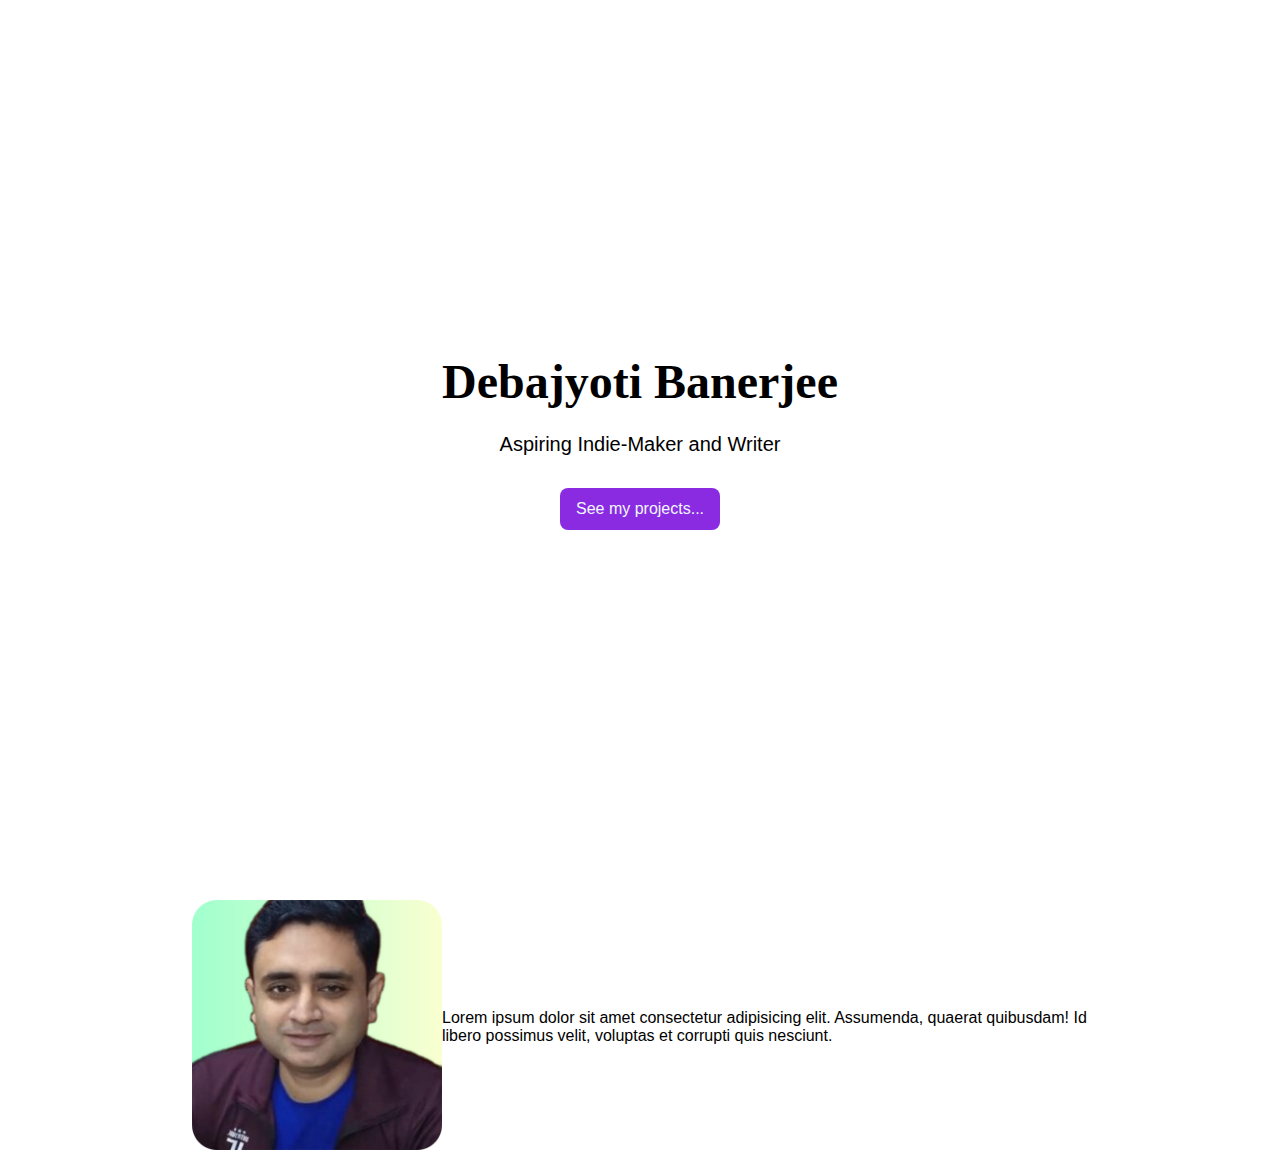
<file: index.html>
<!DOCTYPE html>
<html lang="en">
<head>
  <meta charset="UTF-8">
  <meta name="viewport" content="width=device-width, initial-scale=1.0">
  <meta http-equiv="X-UA-Compatible" content="IE=edge">
  <title>Debajyoti Banerjee | Aspiring Indie Maker</title>
  <!-- <link rel="stylesheet" href="https://cdn.jsdelivr.net/npm/bootstrap@5.3.3/dist/css/bootstrap.min.css"> -->
  <link rel="stylesheet" href="app.css">
</head>
<body>
  <header id="hero">
    <div class="container">
      <h1 class="display-lg-heading">Debajyoti Banerjee</h1>
      <p class="heading-byline">Aspiring Indie-Maker and Writer</p>
      <a href="#" class="btn btn-hero btn-main">See my projects...</a>
    </div>
  </header>
  <section id="about">
    <div class="container-r">
      <div id="about-image">
        <img src="assets/profile-pic.png" alt="Debajyoti Banerjee" width="250px" height="250px">
      </div>
      <div id="about-text">
        <p>Lorem ipsum dolor sit amet consectetur adipisicing elit. Assumenda, quaerat quibusdam! Id libero possimus velit, voluptas et corrupti quis nesciunt.</p>
    </div>
  </section>
  <!-- <script src="https://cdn.jsdelivr.net/npm/bootstrap@5.3.3/dist/js/bootstrap.bundle.min.js"></script> -->
</body>
</html>
</file>
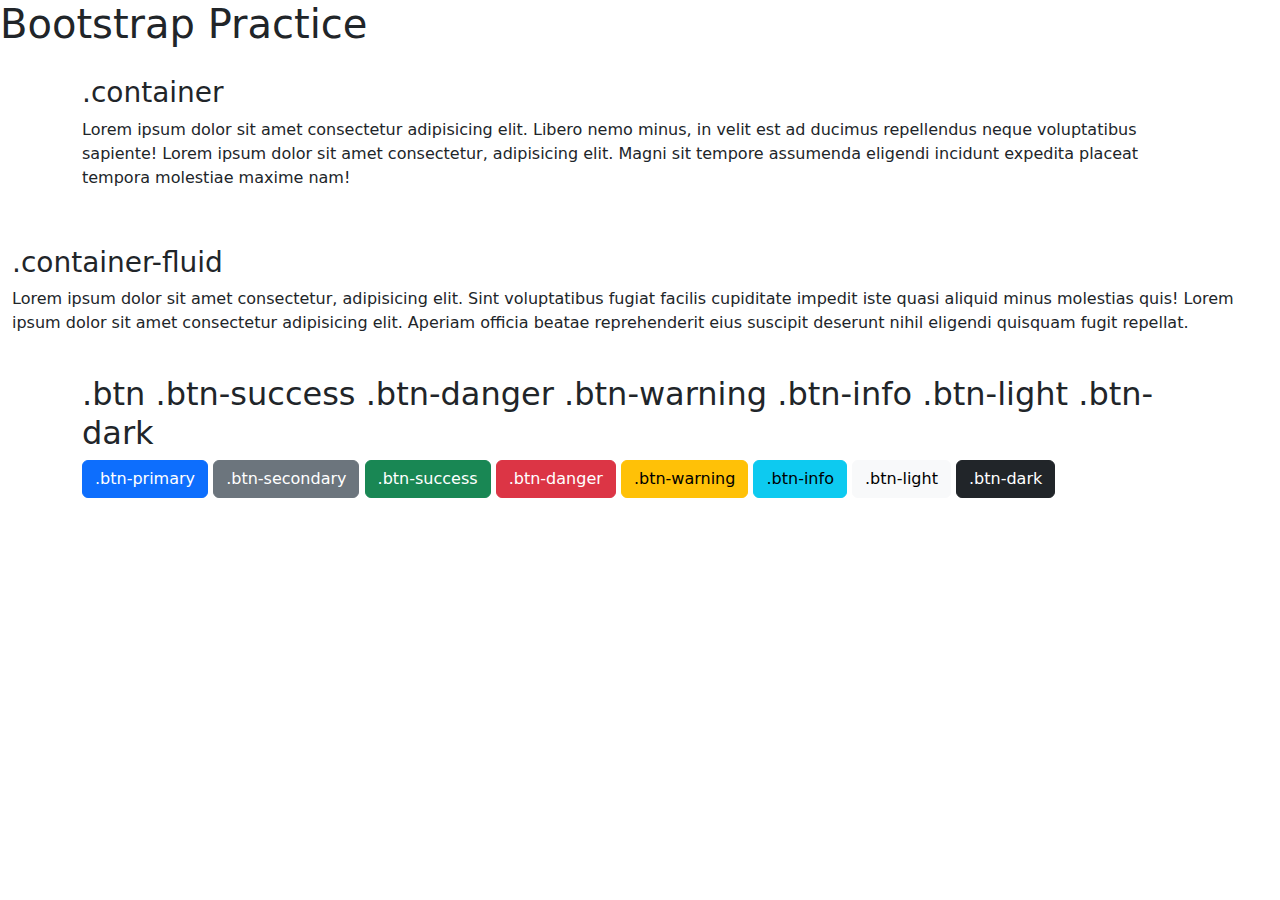
<file: bootstrap_practice/index.html>
<!DOCTYPE html>
<html lang="en">
<head>
    <meta charset="UTF-8">
    <meta name="viewport" content="width=device-width, initial-scale=1.0">
    <title>Bootstrap Practice</title>
    <link href="https://cdn.jsdelivr.net/npm/bootstrap@5.3.3/dist/css/bootstrap.min.css" rel="stylesheet" integrity="sha384-QWTKZyjpPEjISv5WaRU9OFeRpok6YctnYmDr5pNlyT2bRjXh0JMhjY6hW+ALEwIH" crossorigin="anonymous">
    <link rel="stylesheet" href="style.css">
</head>
<body>
    <h1>Bootstrap Practice</h1>
    <div class="container">
        <h3>.container</h3>       
        <p>Lorem ipsum dolor sit amet consectetur adipisicing elit. Libero nemo minus, in velit est ad ducimus repellendus neque voluptatibus sapiente! Lorem ipsum dolor sit amet consectetur, adipisicing elit. Magni sit tempore assumenda eligendi incidunt expedita placeat tempora molestiae maxime nam!</p>
    </div> 
    <div class="container-fluid">
        <h3>.container-fluid</h3>
        Lorem ipsum dolor sit amet consectetur, adipisicing elit. Sint voluptatibus fugiat facilis cupiditate impedit iste quasi aliquid minus molestias quis! Lorem ipsum dolor sit amet consectetur adipisicing elit. Aperiam officia beatae reprehenderit eius suscipit deserunt nihil eligendi quisquam fugit repellat.
    </div>
    <div class="container">
        <h2>.btn   .btn-success .btn-danger .btn-warning .btn-info .btn-light .btn-dark</h2>
        <button class="btn btn-primary">.btn-primary</button>
        <button class="btn btn-secondary">.btn-secondary</button>
        <button class="btn btn-success">.btn-success</button>
        <button class="btn btn-danger">.btn-danger</button>
        <button class="btn btn-warning">.btn-warning</button>
        <button class="btn btn-info">.btn-info</button>
        <button class="btn btn-light">.btn-light</button>
        <button class="btn btn-dark">.btn-dark</button>
    </div>
    
    <script src="https://cdn.jsdelivr.net/npm/bootstrap@5.3.3/dist/js/bootstrap.bundle.min.js" integrity="sha384-YvpcrYf0tY3lHB60NNkmXc5s9fDVZLESaAA55NDzOxhy9GkcIdslK1eN7N6jIeHz" crossorigin="anonymous"></script>
</body>
</html>
</file>
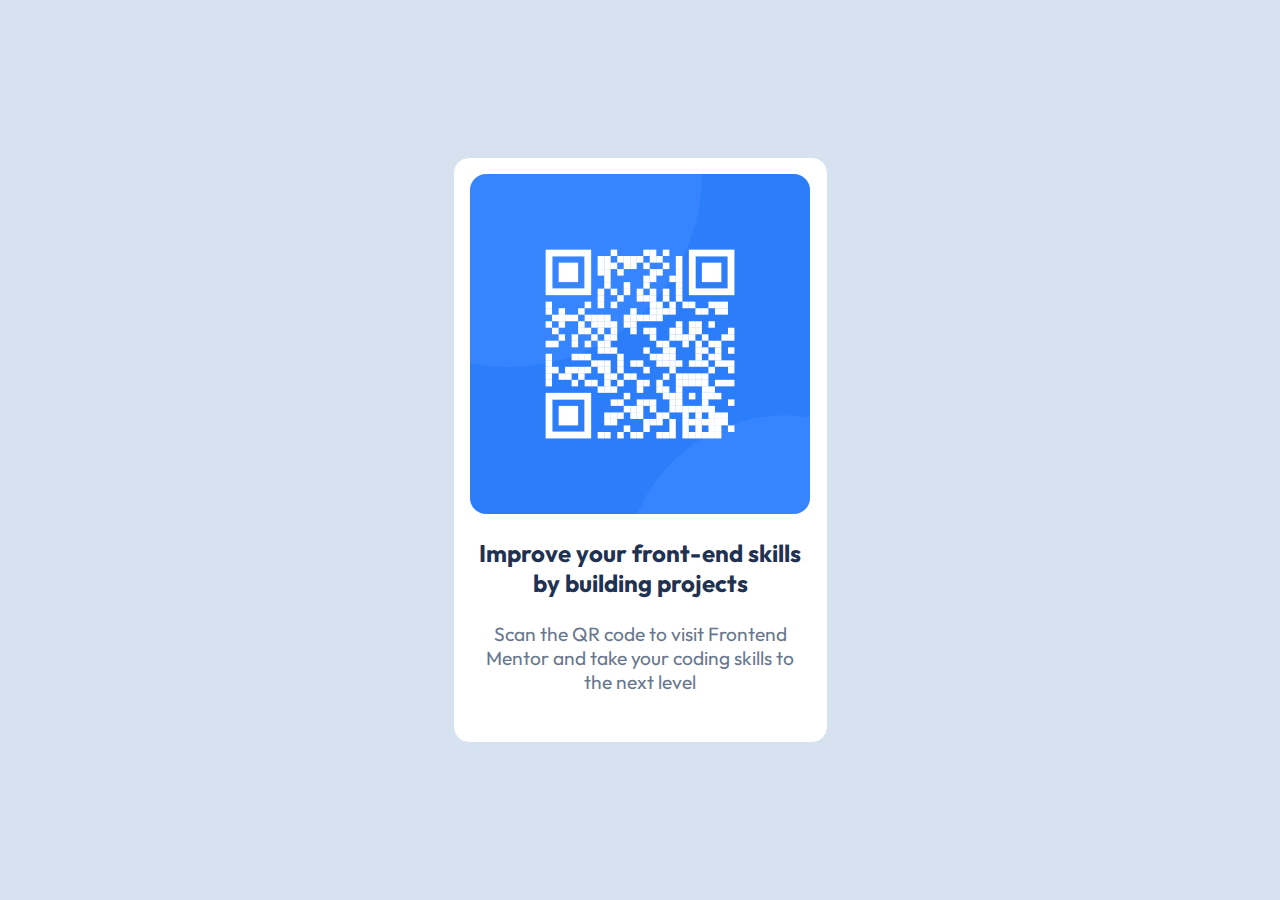
<file: qr-code-component-main/index.html>
<!DOCTYPE html>
<html lang="en">
<head>
  <meta charset="UTF-8">
  <meta name="viewport" content="width=device-width, initial-scale=1.0"> <!-- displays site properly based on user's device -->

  <link rel="icon" type="image/png" sizes="32x32" href="./images/favicon-32x32.png">
  
  <title>Frontend Mentor | QR code component</title>
  <link rel="stylesheet" href="style.css">
 
</head>
<body>
  <div id="card">
    <img id="qr-code-image" src="images/image-qr-code.png" alt="QR Code image" srcset="">
    <h3>Improve your front-end skills by building projects</h3>

    <p>Scan the QR code to visit Frontend Mentor and take your coding skills to the next level</p>
  </div>  
  
  <!-- <div class="attribution">
    Challenge by <a href="https://www.frontendmentor.io?ref=challenge" target="_blank">Frontend Mentor</a>. 
    Coded by <a href="#">Your Name Here</a>. -->
  </div>
</body>
</html>
</file>
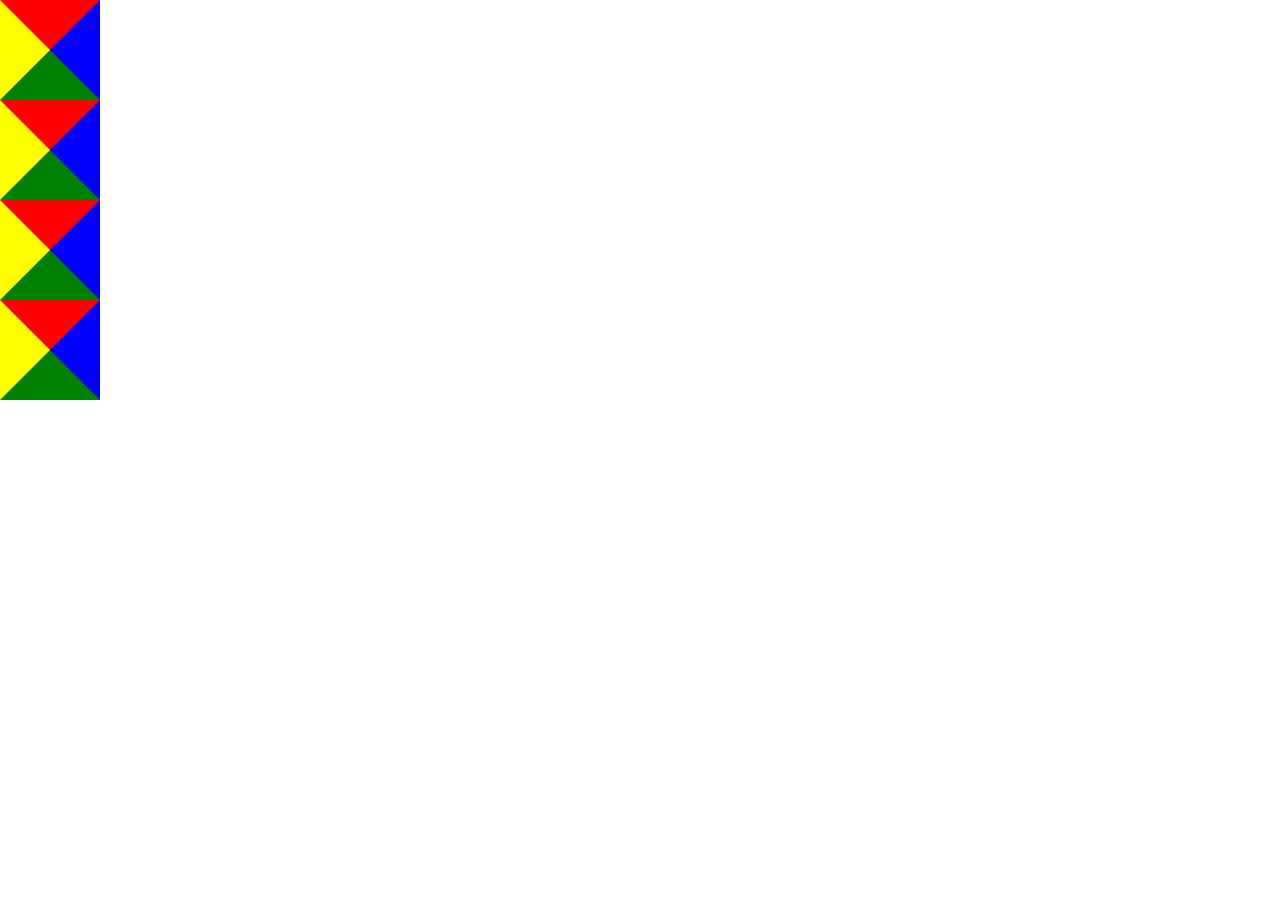
<file: CSS_projects/css_diamond_shape/index.html>
<!DOCTYPE html>
<html lang="en">
  <head>
    <meta charset="UTF-8" />
    <meta name="viewport" content="width=device-width, initial-scale=1.0" />
    <title>CSS Diamond Shape</title>
    <link rel="stylesheet" href="style.css" />
  </head>
  <body>
    <div id="diamond">
      <div id="top-left"></div>
      <div id="top-right"></div>
      <div id="bottom-left"></div>
      <div id="bottom-right"></div>
    </div>
  </body>
</html>
</file>
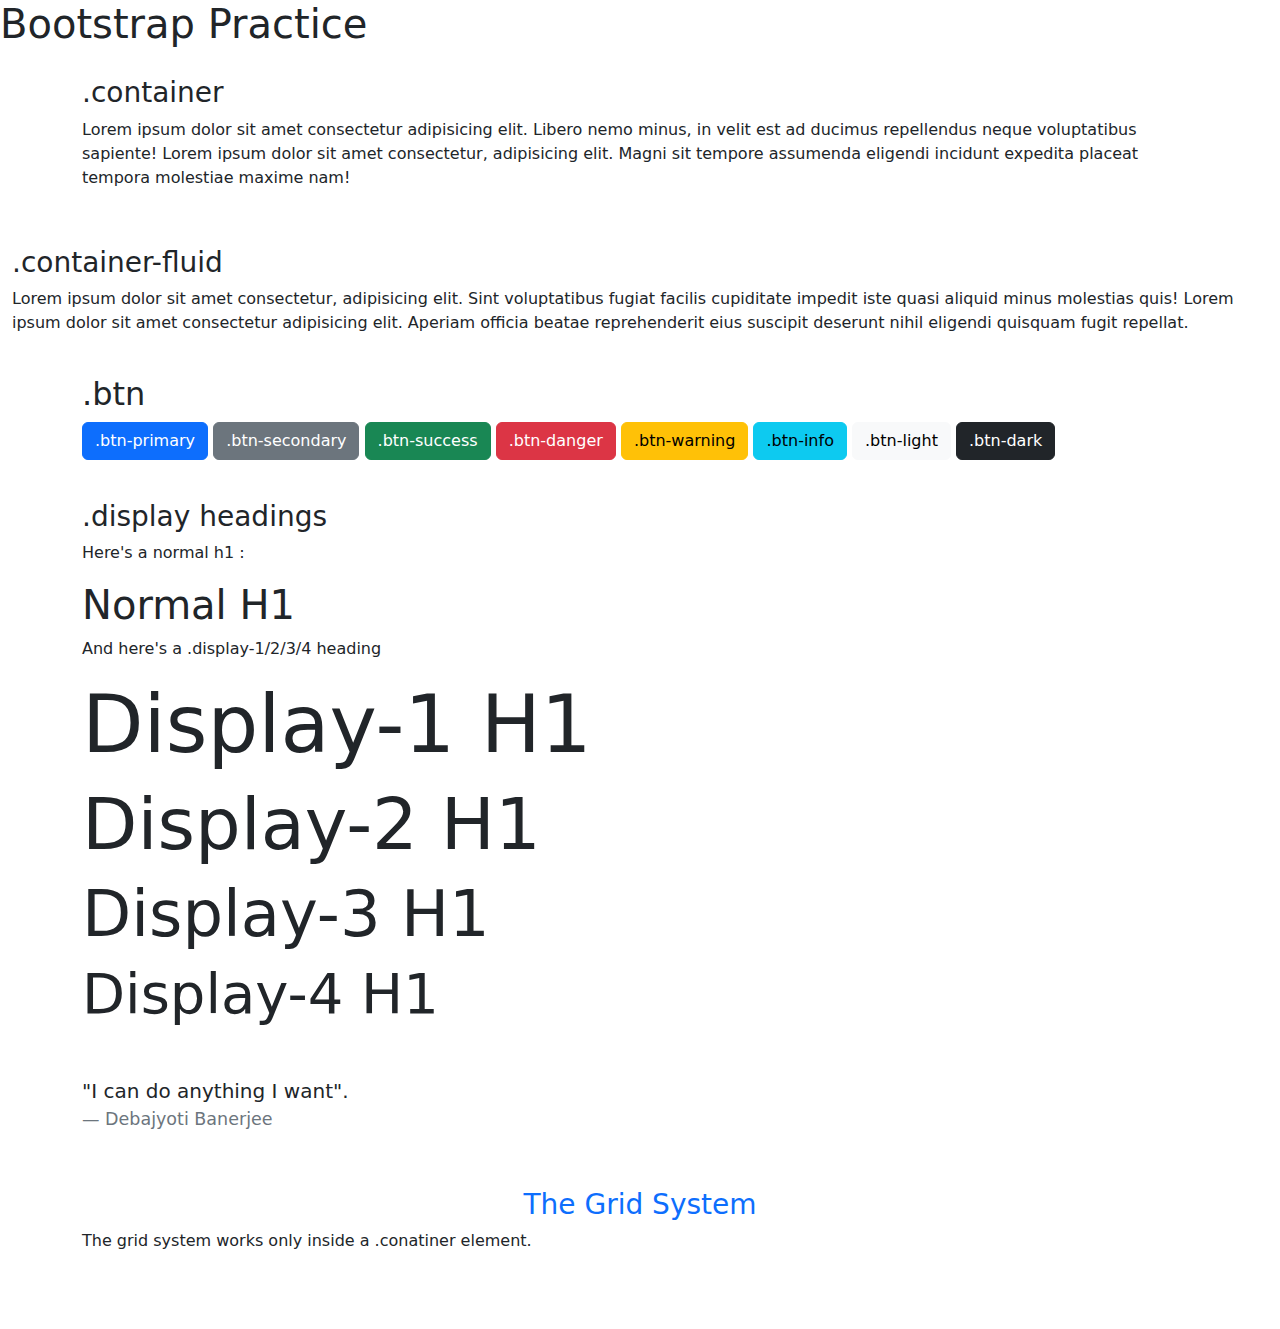
<file: bootstrap_practice/essential_bootstrap_elements.html>
<!DOCTYPE html>
<html lang="en">
<head>
    <meta charset="UTF-8">
    <meta name="viewport" content="width=device-width, initial-scale=1.0">
    <title>Bootstrap Practice</title>
    <link href="https://cdn.jsdelivr.net/npm/bootstrap@5.3.3/dist/css/bootstrap.min.css" rel="stylesheet" integrity="sha384-QWTKZyjpPEjISv5WaRU9OFeRpok6YctnYmDr5pNlyT2bRjXh0JMhjY6hW+ALEwIH" crossorigin="anonymous">
    <link rel="stylesheet" href="style.css">
</head>
<body>
    <h1>Bootstrap Practice</h1>
    <div class="container">
        <h3>.container</h3>       
        <p>Lorem ipsum dolor sit amet consectetur adipisicing elit. Libero nemo minus, in velit est ad ducimus repellendus neque voluptatibus sapiente! Lorem ipsum dolor sit amet consectetur, adipisicing elit. Magni sit tempore assumenda eligendi incidunt expedita placeat tempora molestiae maxime nam!</p>
    </div> 
    <div class="container-fluid">
        <h3>.container-fluid</h3>
        Lorem ipsum dolor sit amet consectetur, adipisicing elit. Sint voluptatibus fugiat facilis cupiditate impedit iste quasi aliquid minus molestias quis! Lorem ipsum dolor sit amet consectetur adipisicing elit. Aperiam officia beatae reprehenderit eius suscipit deserunt nihil eligendi quisquam fugit repellat.
    </div>
    <div class="container">
        <h2>.btn</h2>
        <button class="btn btn-primary">.btn-primary</button>
        <button class="btn btn-secondary">.btn-secondary</button>
        <button class="btn btn-success">.btn-success</button>
        <button class="btn btn-danger">.btn-danger</button>
        <button class="btn btn-warning">.btn-warning</button>
        <button class="btn btn-info">.btn-info</button>
        <button class="btn btn-light">.btn-light</button>
        <button class="btn btn-dark">.btn-dark</button>
    </div>

<div class="container">
    <h3>.display headings</h3>
    <p>Here's a normal h1 : </p>
    <h1>Normal H1</h1>
    <p>And here's a .display-1/2/3/4 heading</p>
    <h1 class="display-1">Display-1 H1</h1>
    <h1 class="display-2">Display-2 H1</h1>
    <h1 class="display-3">Display-3 H1</h1>
    <h1 class="display-4">Display-4 H1</h1>
</div>
<div class="container">
    <blockquote class="blockquote"> 
        <p> "I can do anything I want".</p>
        <footer class="blockquote-footer">Debajyoti Banerjee</footer>
    </blockquote>
</div>
<div class="container">
    <h3 class="dispay-4 text-center text-primary">The Grid System</h3>
    <p>The grid system works only inside a .conatiner element.</p>
    <div class="row">
        
    </div>

</div>
    
    <script src="https://cdn.jsdelivr.net/npm/bootstrap@5.3.3/dist/js/bootstrap.bundle.min.js" integrity="sha384-YvpcrYf0tY3lHB60NNkmXc5s9fDVZLESaAA55NDzOxhy9GkcIdslK1eN7N6jIeHz" crossorigin="anonymous"></script>
</body>
</html>
</file>
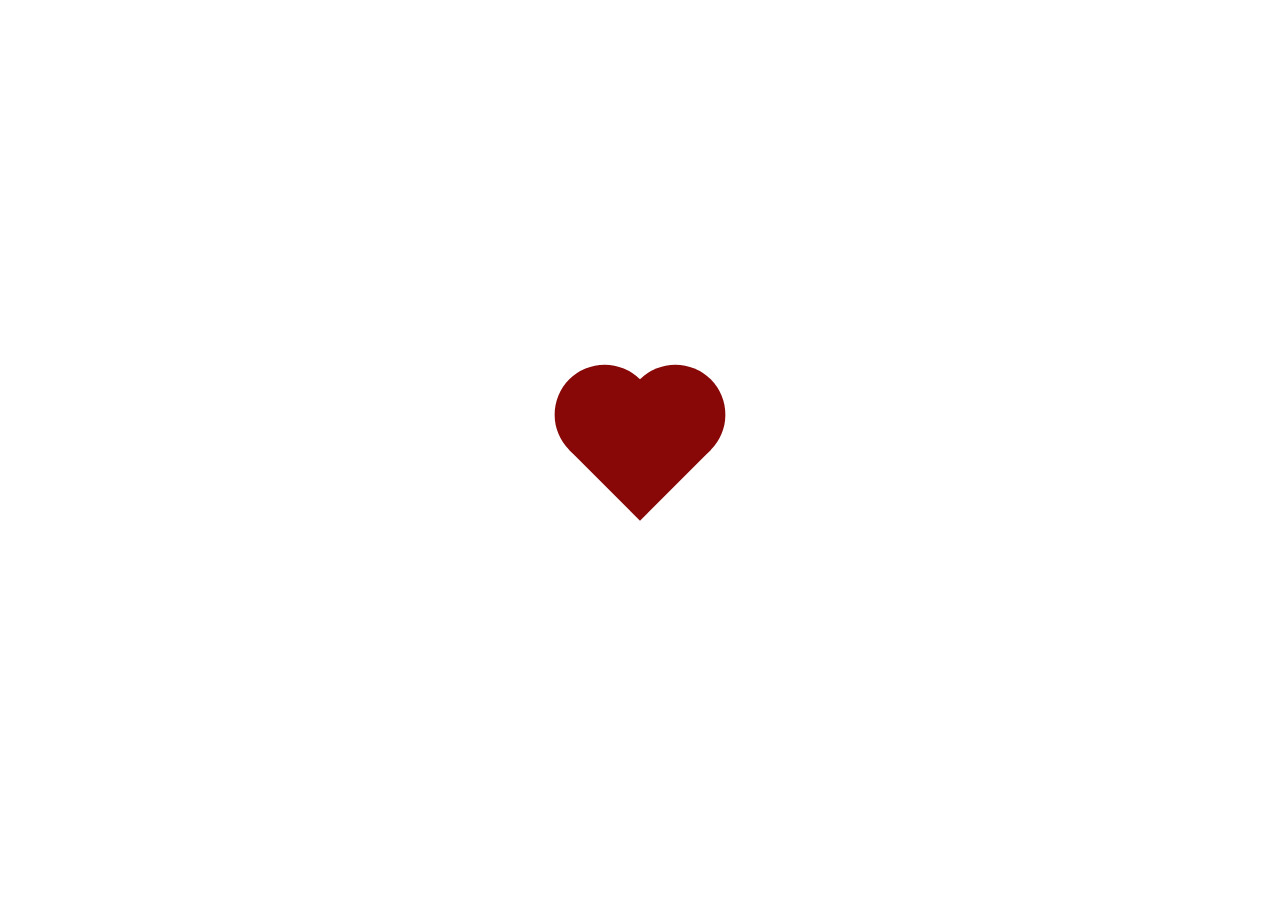
<file: CSS_projects/beating_heart/my_solution.html>
<!DOCTYPE html>
<html lang="en">
<head>
    <meta charset="UTF-8">
    <meta name="viewport" content="width=device-width, initial-scale=1.0">
    <title>Beating Heart</title>
    <link rel="stylesheet" href="my_style.css">
</head>
<body>
    <div id="heart"></div>
</body>
</html>
</file>
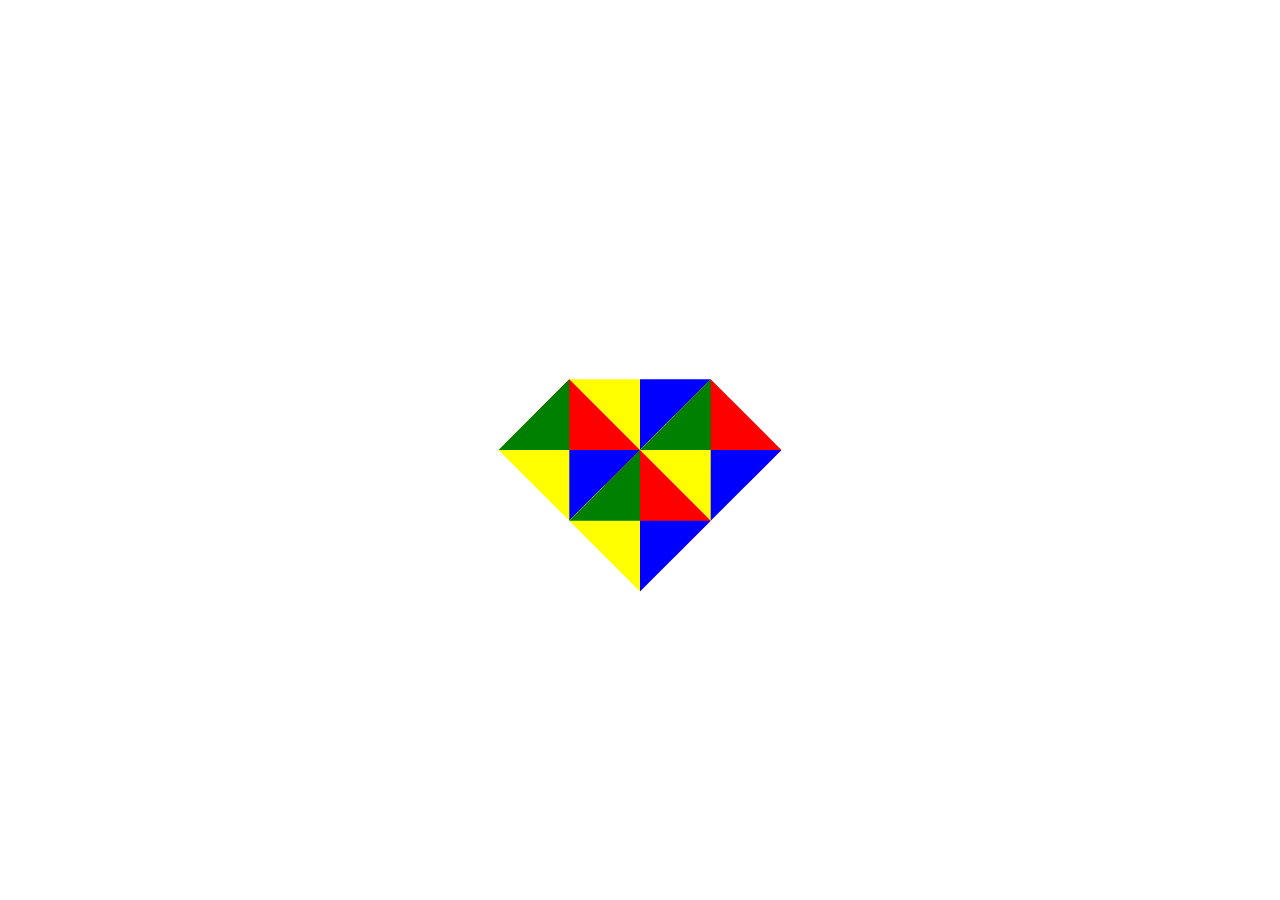
<file: CSS_projects/css_diamond_shape/course_solution.html>
<!DOCTYPE html>
<html lang="en">
  <head>
    <meta charset="UTF-8" />
    <meta name="viewport" content="width=device-width, initial-scale=1.0" />
    <title>CSS Diamond</title>
    <link rel="stylesheet" href="course_style.css" />
  </head>
  <body>
    <div id="diamond">
      <span></span>
      <span></span>
      <span></span>
      <span></span>
    </div>
  </body>
</html>
</file>
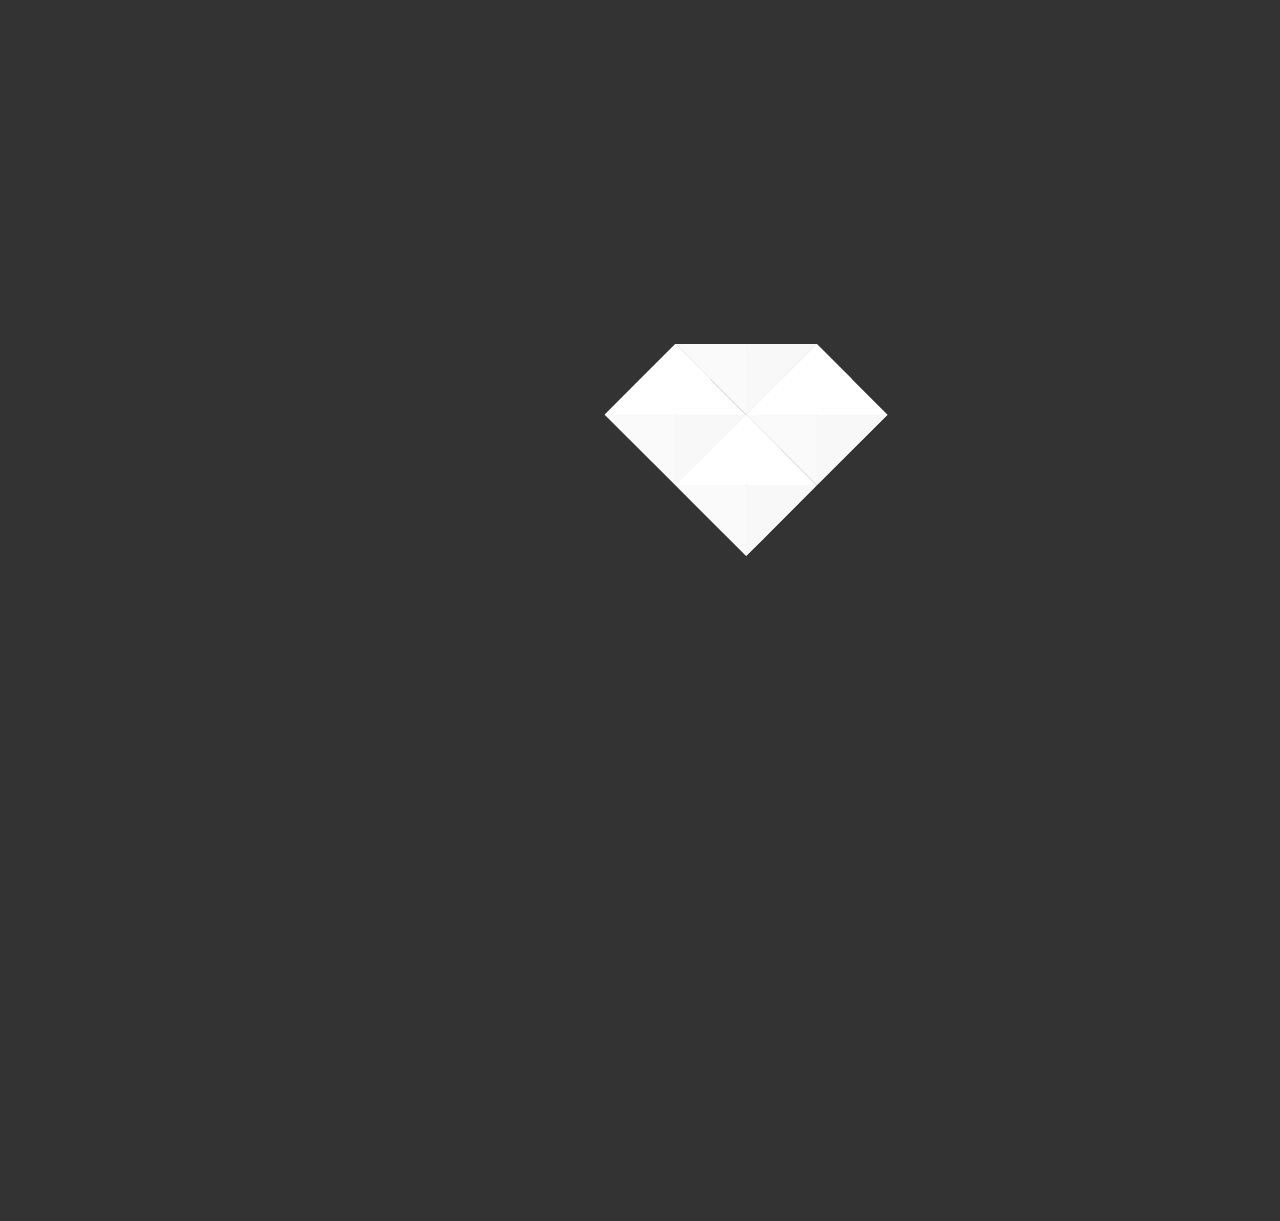
<file: CSS_projects/css_diamond_shape/my_solution.html>
<!DOCTYPE html>
<html lang="en">
  <head>
    <meta charset="UTF-8" />
    <meta name="viewport" content="width=device-width, initial-scale=1.0" />
    <title>CSS Diamond Shape</title>
    <link rel="stylesheet" href="my_style.css" />
  </head>
  <body>
    <div id="diamond">
      <div id="top-left"></div>
      <div id="top-right"></div>
      <div id="bottom-left"></div>
      <div id="bottom-right"></div>
    </div>
  </body>
</html>
</file>
<file: app.css>
/* Google Fonts */
@import url('https://fonts.googleapis.com/css2?family=Arvo:ital,wght@0,400;0,700;1,400;1,700&display=swap');



/* Root styles */

* {
    margin: 0;
    padding: 0;
    box-sizing: border-box;
}

html {
    font-size: 16px;
}

/* Utilities */

.container {
    margin: 0 auto;
    width: 70%;
    height: 100%;
    display: flex;
    flex-direction: column;
    justify-content: center;
    align-items: center;
}

.container-r {
    margin: 0 auto;
    width: 70%;
    height: 100%;
    display: flex;
    flex-direction: column;
    justify-content: center;
    align-items: center;
}

.container-fluid {
    width: 100%;
}


/* Tytpography */

body {
    font-family: sans-serif;
}

h1, h2, h3, h4, h5, h6, blockquote, label {
    font-family: 'Avro', serif;
    margin-bottom: 0.5rem;
}

h1, h2, h3 {
    font-weight: bold;
}

h1 {
    font-size: 2rem;
}

p, a, li, input {
    font-size: 1rem;
    margin: 1rem 0;
}

/* General Styles */

.btn {
    padding: 0.75rem 1rem;
    border: none;
    border-radius: 6px;
    text-decoration: none;
}

/* Specific styles */

#hero {
    height: 100vh;
}

.display-lg-heading {
    font-size: 2rem;
}

.heading-byline {
    font-size: 1.025rem;
}

.btn-hero {
    background-color: blueviolet;
    color: aliceblue;
}




/* Media Queries */

@media screen and (min-width: 400px) {
    #hero {
        height: 60vh;
    }

    .display-lg-heading {
        font-size: 2rem;
    }

    .heading-byline {
        font-size: 1.025rem;
    }
    
    .btn {
        padding: 0.75rem 1rem;
        border: none;
        border-radius: 8px;
        text-decoration: none;
    }
}

@media screen and (min-width: 768px) {
    #hero {
        height: 100vh;
    }


    .display-lg-heading {
        font-size: 3rem;
    }

    .heading-byline {
        font-size: 1.25rem;
    }
    
    .btn {
        padding: 0.75rem 1rem;
        border: none;
        border-radius: 8px;
        text-decoration: none;
    }

    .container-r {
        flex-direction: row;
        justify-content: space-around;
        align-items: center;
    }
}

@media screen and (min-width: 1200px) {
    #hero {
        height: 100vh;
    }

    .display-lg-heading {
        font-size: 3rem;
    }

    .heading-byline {
        font-size: 1.25rem;
    }
    
    .btn {
        padding: 0.75rem 1rem;
        border: none;
        border-radius: 8px;
        text-decoration: none;
    }
}
</file>
<file: bootstrap_practice/style.css>
div {
    padding: 20px 0;
}
</file>
<file: qr-code-component-main/style.css>
@import url('https://fonts.googleapis.com/css2?family=Outfit:wght@100..900&display=swap');

* {
    margin: 0;
    padding: 0;
    box-sizing: border-box;
}

body {
    height: 100vh;
    background-color: hsl(212, 45%, 89%);
    display: flex;
    flex-direction: column;
    justify-content: center;
    align-items: center;
}

#card {
    width: 375px;
    padding: 1em 1.2em 3em;
    background-color: hsl(0, 0%, 100%);
    display: flex;
    flex-direction: column;
    justify-content: center;
    align-items: center;
    border: 1px solid hsl(212, 45%, 89%);
    border-radius: 1em;
    box-shadow: 2px 2px 2px 4px hsl(212, 45%, 89%);
    text-align: center;
}

#qr-code-image {
    width: 340px;
    height: 340px;
    border-radius: 1em;
    margin-bottom: 1.5em;
}

#card h3 {
    font-family: Outfit, sans-serif;
    font-size: 1.5em;
    color: hsl(218, 44%, 22%);
    margin-bottom: 1em;
}

#card p {
    font-family: Outfit, sans-serif;
    font-size: 1.2em;
    color: hsl(216, 15%, 48%);
}
</file>
<file: CSS_projects/css_diamond_shape/style.css>
* {
  margin: 0;
  padding: 0;
  box-sizing: border-box;
}

.container {
  width: 100%;
  height: 100vh;
  display: flex;
  flex-direction: row;
  justify-content: center;
  align-items: center;
}

div {
  width: 0;
  height: 0;
}

#top-left,
#top-right,
#bottom-left,
#bottom-right {
  border-top: 50px solid red;
  border-right: 50px solid blue;
  border-bottom: 50px solid green;
  border-left: 50px solid yellow;
}
</file>
<file: CSS_projects/beating_heart/my_style.css>
* {
    margin: 0;
    padding: 0;
    box-sizing: border-box;
}

body {
    height: 100vh;
    display: flex;
    flex-direction: row;
    justify-content: center;
    align-items: center;
}

#heart {
    position: relative;
    width: 100px;
    height: 100px;
    position: relative;
    background-color: #880808;
    transform: rotate(45deg);
    animation: heartbeat 1.4s linear infinite;
}

#heart::before {
    content: '';
    position: absolute;
    top: 0;
    left: -50%;
    width: 100%;
    height: 100%;
    background-color: #880808;
    border-radius: 50%;
}

#heart::after {
    content: '';
    position: absolute;
    top: -50%;
    left: 0;
    width: 100%;
    height: 100%;
    background-color: #880808;
    border-radius: 50%;
}

@keyframes heartbeat {
    0% {transform: rotate(45deg) scale(1);}
    25% {transform: rotate(45deg) scale(1);}
    30% {transform: rotate(45deg) scale(1.2);}
    50% {transform: rotate(45deg) scale(1.1);}
    70% {transform: rotate(45deg) scale(1.2);}
    100% {transform: rotate(45deg) scale(1);}
}
</file>
<file: CSS_projects/css_diamond_shape/course_style.css>
* {
  margin: 0;
  padding: 0;
  box-sizing: border-box;
}

body {
  height: 100vh;
  width: 100%;
  display: flex;
  flex-direction: row;
  justify-content: center;
  align-items: center;
}

#diamond {
  position: relative;
  width: 200px;
  height: 200px;
  transform: rotate(45deg);
}

span:nth-of-type(1) {
  position: absolute;
  top: 0;
  left: 0;
  width: 0;
  height: 0;
  border-top: 50px solid transparent;
  border-right: 50px solid blue;
  border-bottom: 50px solid yellow;
  border-left: 50px solid transparent;
}

span:nth-of-type(2) {
  position: absolute;
  top: 0;
  left: 100px;
  width: 0;
  height: 0;
  border-top: 50px solid red;
  border-right: 50px solid blue;
  border-bottom: 50px solid yellow;
  border-left: 50px solid green;
}

span:nth-of-type(3) {
  position: absolute;
  top: 100px;
  left: 0;
  width: 0;
  height: 0;
  border-top: 50px solid red;
  border-right: 50px solid blue;
  border-bottom: 50px solid yellow;
  border-left: 50px solid green;
}

span:nth-of-type(4) {
  position: absolute;
  top: 100px;
  left: 100px;
  width: 0;
  height: 0;
  border-top: 50px solid red;
  border-right: 50px solid blue;
  border-bottom: 50px solid yellow;
  border-left: 50px solid green;
}
</file>
<file: CSS_projects/css_diamond_shape/my_style.css>
* {
  margin: 0;
  padding: 0;
  box-sizing: border-box;
}

body {
  background-color: #333;
}

#diamond {
  width: 100%;
  height: 100vh;
  display: flex;
  flex-direction: column;
  justify-content: center;
  align-items: center;
  transform: rotate(45deg);
}

div {
  width: 0;
  height: 0;
}

#top-left,
#top-right,
#bottom-left,
#bottom-right {
  border-top: 50px solid #fff;
  border-right: 50px solid #f8f8f8;
  border-bottom: 50px solid #fafafa;
  border-left: 50px solid #fff;
}

#bottom-left,
#bottom-right {
  position: relative;
  top: -200px;
  left: 100px;
}

#top-left {
  border-left: 50px solid transparent;
  border-top: 50px solid transparent;
}
</file>
